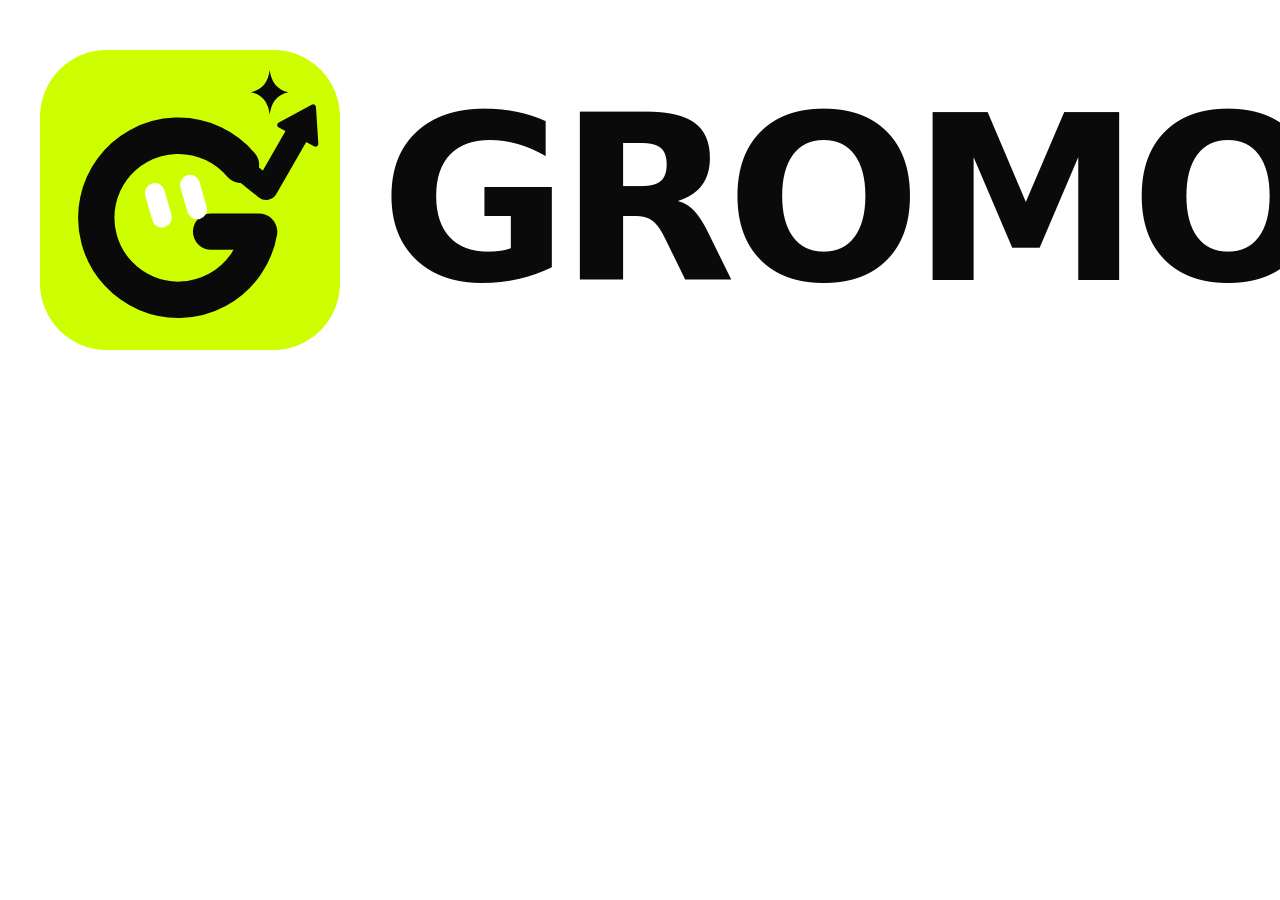
<file: brand/wordmark.html>
<!doctype html><html><head><style>body{margin:0;width:1400px;height:400px;display:flex;align-items:center;gap:40px;padding-left:40px;background:transparent;font-family:-apple-system,"SF Pro Display",system-ui}
img{width:300px;height:300px}span{font-size:230px;font-weight:900;letter-spacing:-10px;color:#0a0a0a}</style></head><body><img src="logo.svg"><span>GROMO</span></body></html>
</file>
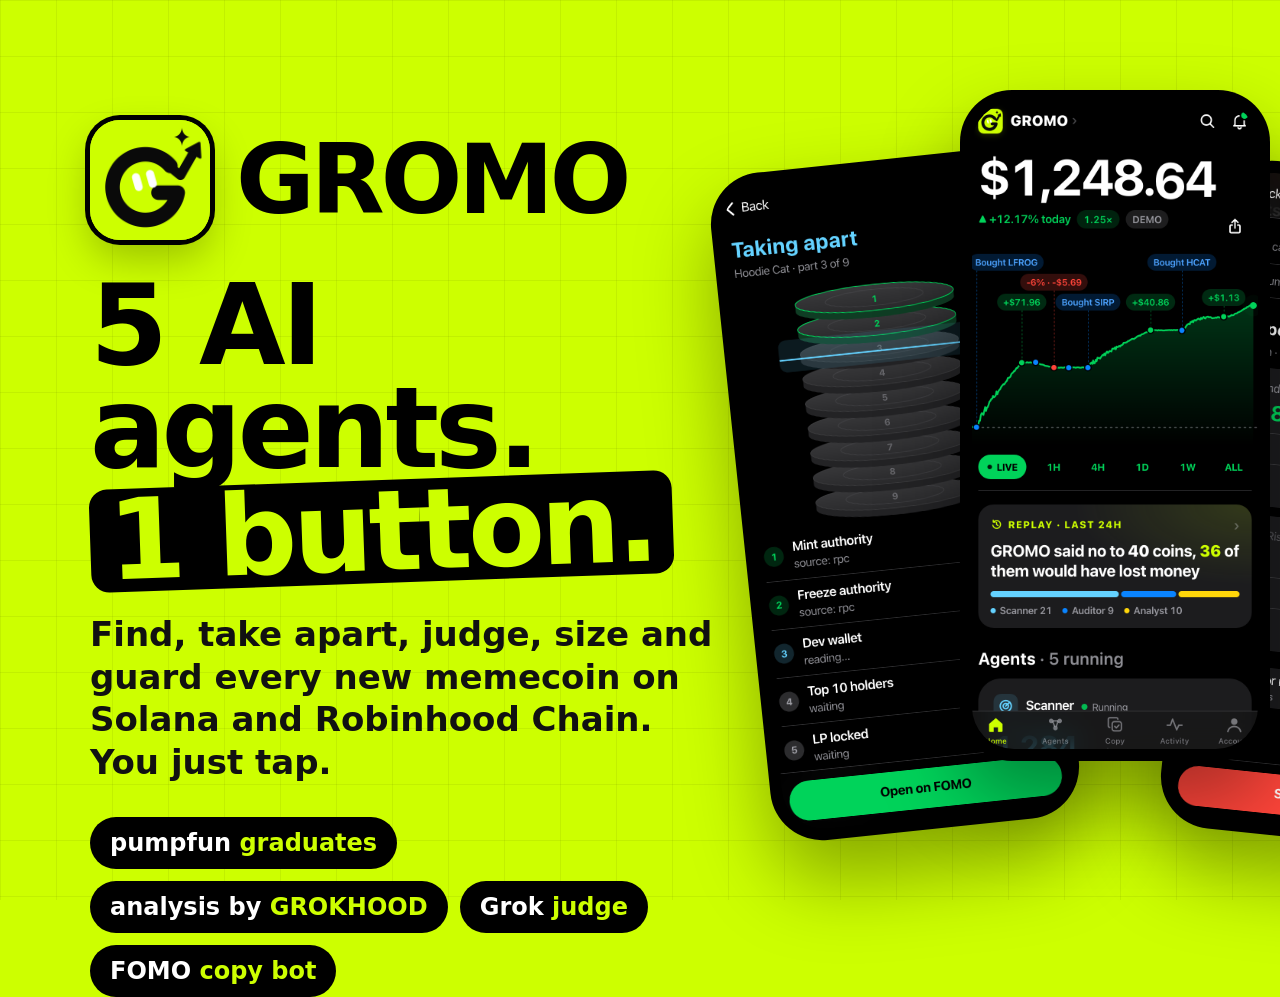
<file: docs/readme/hero.html>
<!doctype html><html><head><meta charset="utf-8"><style>
*{margin:0;box-sizing:border-box}
body{width:1600px;height:900px;overflow:hidden;font-family:-apple-system,"SF Pro Display",system-ui;background:#cdff00;position:relative}
.grid{position:absolute;inset:0;background-image:linear-gradient(rgba(0,0,0,.06) 1px,transparent 1px),linear-gradient(90deg,rgba(0,0,0,.06) 1px,transparent 1px);background-size:56px 56px}
.left{position:absolute;left:90px;top:120px;width:640px}
.logo{width:120px;height:120px;border-radius:30px;box-shadow:0 18px 40px rgba(0,0,0,.25)}
h1{font-size:112px;line-height:.92;font-weight:900;letter-spacing:-4px;color:#000;margin-top:34px}
h1 span{display:inline-block;background:#000;color:#cdff00;padding:0 18px;border-radius:18px;transform:rotate(-2deg)}
p{font-size:34px;line-height:1.25;font-weight:600;color:#111;margin-top:30px}
.chips{margin-top:34px;display:flex;flex-wrap:wrap;gap:12px}
.chip{background:#000;color:#fff;font-size:24px;font-weight:700;padding:12px 20px;border-radius:999px}
.chip b{color:#cdff00}
.phone{position:absolute;width:310px;height:671px;border-radius:52px;background:#000;padding:12px;box-shadow:0 40px 80px rgba(0,0,0,.35)}
.phone img{width:100%;height:100%;object-fit:cover;object-position:top;border-radius:42px}
.p1{left:740px;top:160px;transform:rotate(-6deg)}
.p2{left:960px;top:90px;z-index:2}
.p3{left:1190px;top:170px;transform:rotate(6deg)}
</style></head><body><div class="grid"></div>
<div class="left"><div style="display:flex;align-items:center;gap:26px"><img class="logo" src="../../desk/web/icons/icon-512.png" style="box-shadow:0 0 0 5px #000,0 18px 40px rgba(0,0,0,.25)"><span style="font-size:96px;font-weight:900;letter-spacing:-4px;color:#000">GROMO</span></div>
<h1>5 AI agents.<br><span>1 button.</span></h1>
<p>Find, take apart, judge, size and guard every new memecoin on Solana and Robinhood Chain. You just tap.</p>
<div class="chips"><div class="chip">pumpfun <b>graduates</b></div><div class="chip">analysis by <b>GROKHOOD</b></div><div class="chip">Grok <b>judge</b></div><div class="chip">FOMO <b>copy bot</b></div></div></div>
<div class="phone p1"><img src="../screens/audit-reading.png"></div>
<div class="phone p2"><img src="../screens/home.png"></div>
<div class="phone p3"><img src="../screens/coin-position.png"></div>
</body></html>
</file>
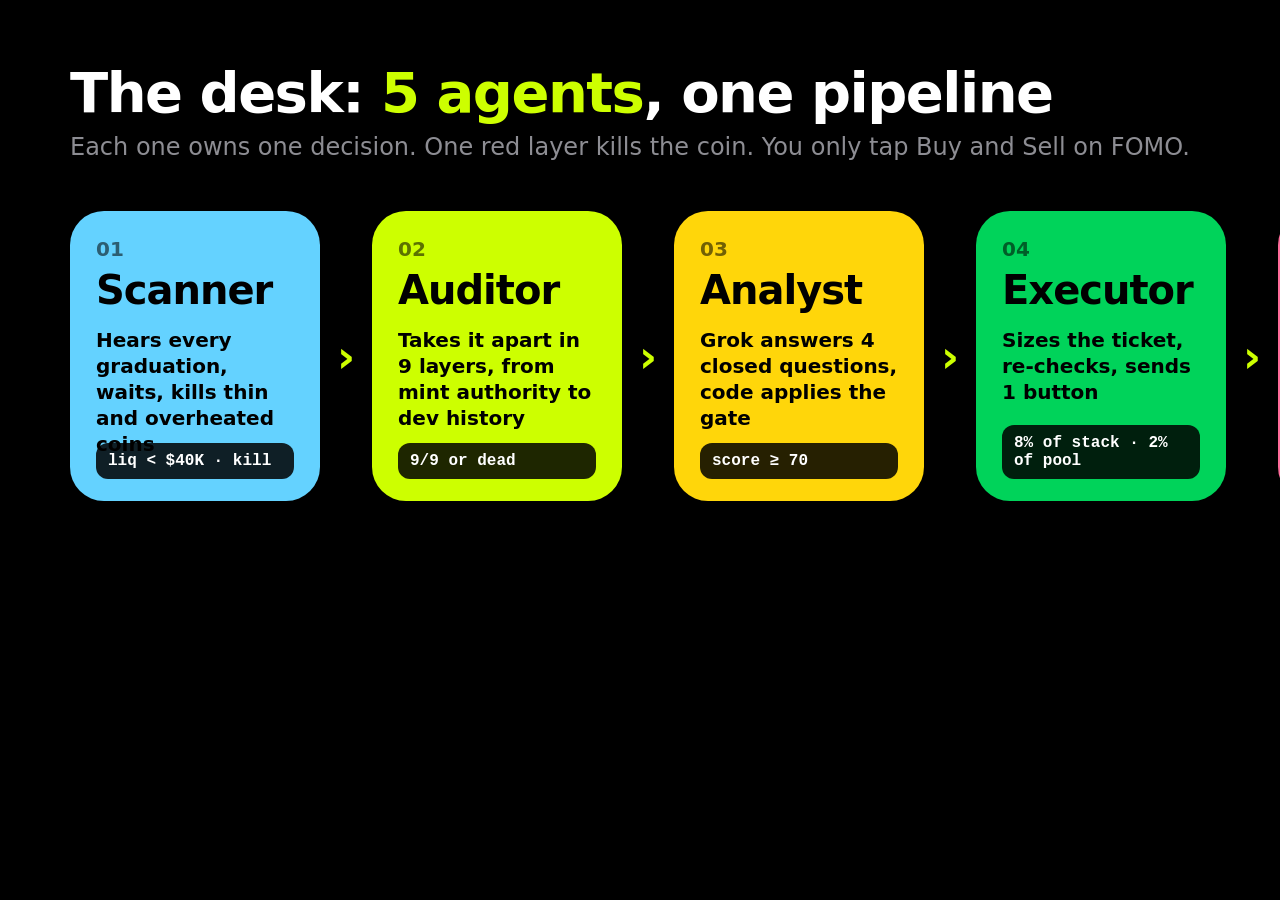
<file: docs/readme/pipeline.html>
<!doctype html><html><head><meta charset="utf-8"><style>
*{margin:0;box-sizing:border-box}
body{width:1600px;height:620px;background:#000;font-family:-apple-system,system-ui;color:#fff;padding:60px 70px;overflow:hidden}
h2{font-size:56px;font-weight:900;letter-spacing:-1.5px}h2 b{color:#cdff00}
.sub{font-size:24px;color:rgba(235,235,245,.6);margin-top:8px}
.row{display:flex;align-items:center;margin-top:50px}
.c{width:250px;height:290px;border-radius:34px;padding:26px;position:relative;color:#000}
.c .n{font-size:20px;font-weight:800;opacity:.55}
.c .t{font-size:40px;font-weight:900;margin-top:6px;letter-spacing:-1px}
.c .d{font-size:20px;font-weight:600;line-height:1.3;margin-top:14px}
.c .k{position:absolute;bottom:22px;left:26px;right:26px;font:700 16px ui-monospace,monospace;background:rgba(0,0,0,.85);color:#fff;padding:9px 12px;border-radius:12px}
.a{font-size:44px;color:#cdff00;width:52px;text-align:center;font-weight:900}
</style></head><body>
<h2>The desk: <b>5 agents</b>, one pipeline</h2><div class="sub">Each one owns one decision. One red layer kills the coin. You only tap Buy and Sell on FOMO.</div>
<div class="row">
<div class="c" style="background:#64d2ff"><div class="n">01</div><div class="t">Scanner</div><div class="d">Hears every graduation, waits, kills thin and overheated coins</div><div class="k">liq &lt; $40K · kill</div></div><div class="a">›</div>
<div class="c" style="background:#cdff00"><div class="n">02</div><div class="t">Auditor</div><div class="d">Takes it apart in 9 layers, from mint authority to dev history</div><div class="k">9/9 or dead</div></div><div class="a">›</div>
<div class="c" style="background:#ffd60a"><div class="n">03</div><div class="t">Analyst</div><div class="d">Grok answers 4 closed questions, code applies the gate</div><div class="k">score ≥ 70</div></div><div class="a">›</div>
<div class="c" style="background:#00d35a"><div class="n">04</div><div class="t">Executor</div><div class="d">Sizes the ticket, re-checks, sends 1 button</div><div class="k">8% of stack · 2% of pool</div></div><div class="a">›</div>
<div class="c" style="background:#ff6b9a"><div class="n">05</div><div class="t">Risk</div><div class="d">Guards every position every 15 s, sends Sell</div><div class="k">stop -6% · trail 12%</div></div>
</div></body></html>
</file>
